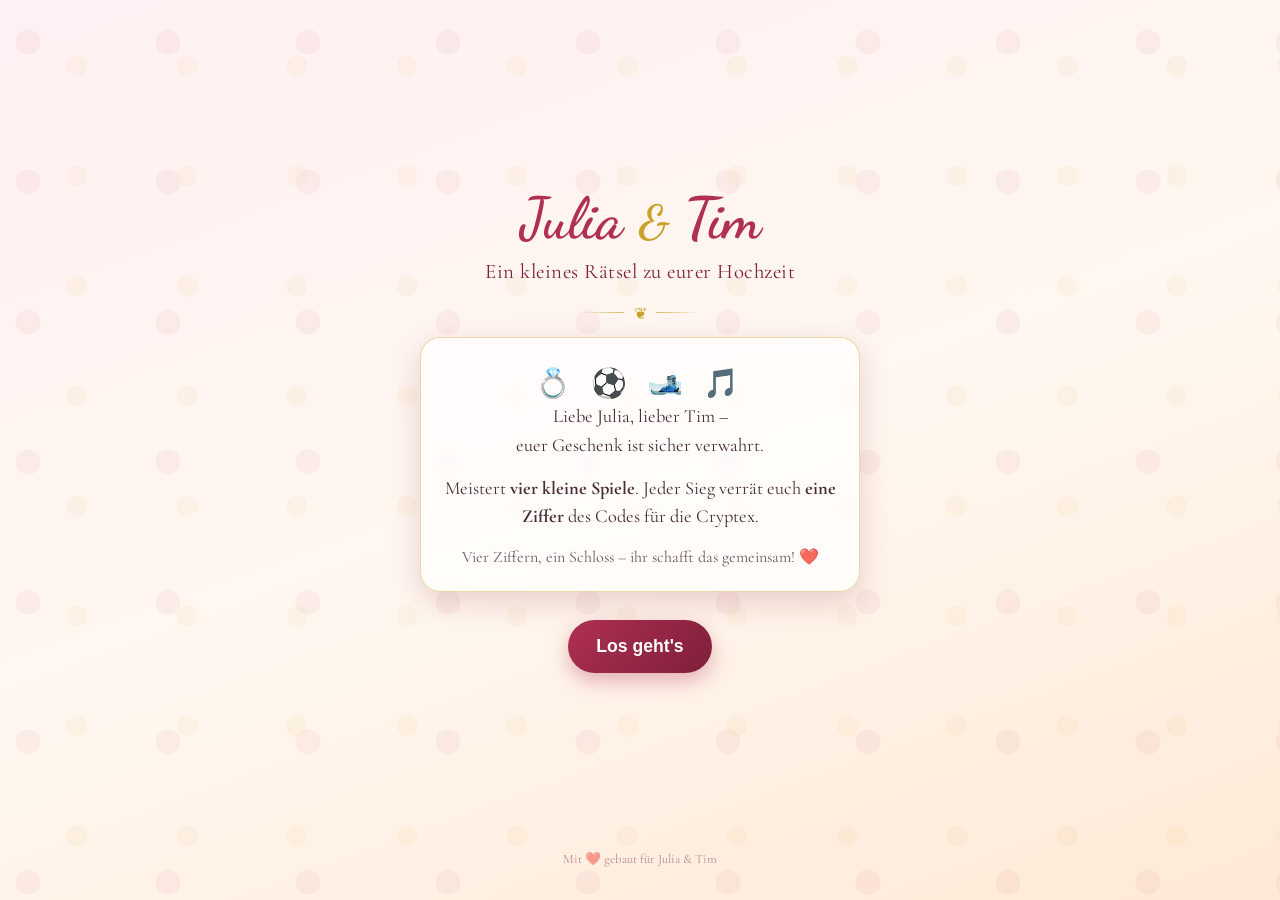
<file: index.html>
<!DOCTYPE html>
<html lang="de">
<head>
  <meta charset="UTF-8" />
  <meta name="viewport" content="width=device-width, initial-scale=1.0, maximum-scale=1.0, user-scalable=no, viewport-fit=cover" />
  <meta name="theme-color" content="#b03052" />
  <title>Julia &amp; Tim – Das Hochzeitsrätsel</title>
  <link rel="icon" href="data:image/svg+xml,<svg xmlns='http://www.w3.org/2000/svg' viewBox='0 0 100 100'><text y='.9em' font-size='90'>💍</text></svg>" />

  <link rel="preconnect" href="https://fonts.googleapis.com" />
  <link rel="preconnect" href="https://fonts.gstatic.com" crossorigin />
  <link href="https://fonts.googleapis.com/css2?family=Cormorant+Garamond:wght@500;600&family=Dancing+Script:wght@600;700&display=swap" rel="stylesheet" />

  <link rel="stylesheet" href="css/styles.css" />
</head>
<body>
  <div class="app">

    <!-- ====================== START ====================== -->
    <section id="screen-start" class="screen active">
      <h1 class="names">Julia <span class="amp">&amp;</span> Tim</h1>
      <p class="subtitle">Ein kleines Rätsel zu eurer Hochzeit</p>
      <div class="divider"></div>
      <div class="intro-card">
        <div class="emoji-row">💍 ⚽ 🎿 🎵</div>
        <p>Liebe Julia, lieber Tim –<br />euer Geschenk ist sicher verwahrt.</p>
        <p>Meistert <b>vier kleine Spiele</b>. Jeder Sieg verrät euch <b>eine Ziffer</b> des Codes für die Cryptex.</p>
        <p style="font-size:1rem; opacity:0.8;">Vier Ziffern, ein Schloss – ihr schafft das gemeinsam! ❤️</p>
      </div>
      <button class="btn" id="btn-start">Los geht's</button>
    </section>

    <!-- ====================== HUB / ÜBERSICHT ====================== -->
    <section id="screen-hub" class="screen">
      <h1 class="names" style="font-size: clamp(2rem, 9vw, 2.6rem); margin-top:0;">Eure Spiele</h1>
      <p class="subtitle" style="margin-bottom:6px;">Tippt ein Spiel an – jeder Sieg = eine Ziffer</p>
      <div class="code-strip" id="code-strip"><!-- Mini-Code-Anzeige --></div>
      <p class="sound-hint">🔊 Ton am Handy einschalten</p>
      <div class="hub-grid" id="hub-grid"><!-- Spiel-Kacheln --></div>
      <button class="btn gold reveal-btn" id="btn-reveal" hidden>🔓 Code enthüllen</button>
      <p class="reset-link" id="reset-link">Fortschritt zurücksetzen</p>
    </section>

    <!-- ====================== EINZEL-SPIEL ====================== -->
    <section id="screen-game" class="screen">
      <div class="game-bar">
        <button class="back-btn" id="btn-back">‹ Übersicht</button>
        <span class="game-title" id="game-title"></span>
        <span class="game-bar-spacer"></span>
      </div>
      <div id="game-root" class="game-root"><!-- Spiel wird hier eingehängt --></div>
    </section>

    <!-- ====================== FINALE / CODE ====================== -->
    <section id="screen-final" class="screen">
      <div class="emoji-row" style="font-size:2.2rem;">🎉 💍 🎉</div>
      <h1 class="win-title">Geschafft!</h1>
      <p class="win-text">Ihr habt alle vier Spiele gemeistert –<br />Glückwunsch, ihr Zwei!</p>
      <p class="code-label">Euer Code für die Cryptex</p>
      <div class="code-boxes" id="code-boxes"></div>
      <p class="cryptex-hint">
        <span class="lock">🔒</span> Stellt diese vier Ziffern an der Cryptex ein,<br />um euer Geschenk zu befreien.
      </p>
      <button class="btn" id="btn-final-back">Zurück zu den Spielen</button>
    </section>

    <p class="footer">Mit ❤️ gebaut für Julia &amp; Tim</p>
  </div>

  <!-- Overlay für Einzel-Sieg (eine Ziffer freigeschaltet) -->
  <div id="overlay" class="overlay" hidden>
    <div class="overlay-card">
      <div class="overlay-emoji" id="overlay-emoji">🎉</div>
      <h2 class="overlay-title" id="overlay-title">Gewonnen!</h2>
      <p class="overlay-sub" id="overlay-sub">Ihr habt eine Ziffer freigeschaltet:</p>
      <div class="overlay-digit" id="overlay-digit">?</div>
      <button class="btn" id="overlay-continue">Weiter</button>
    </div>
  </div>

  <canvas id="confetti"></canvas>

  <!-- Spiele registrieren sich in window.Games, danach orchestriert main.js -->
  <script src="js/games/penalty.js"></script>
  <script src="js/games/ski.js"></script>
  <script src="js/games/rhythm.js"></script>
  <script src="js/games/polter.js"></script>
  <script src="js/main.js"></script>
</body>
</html>
</file>
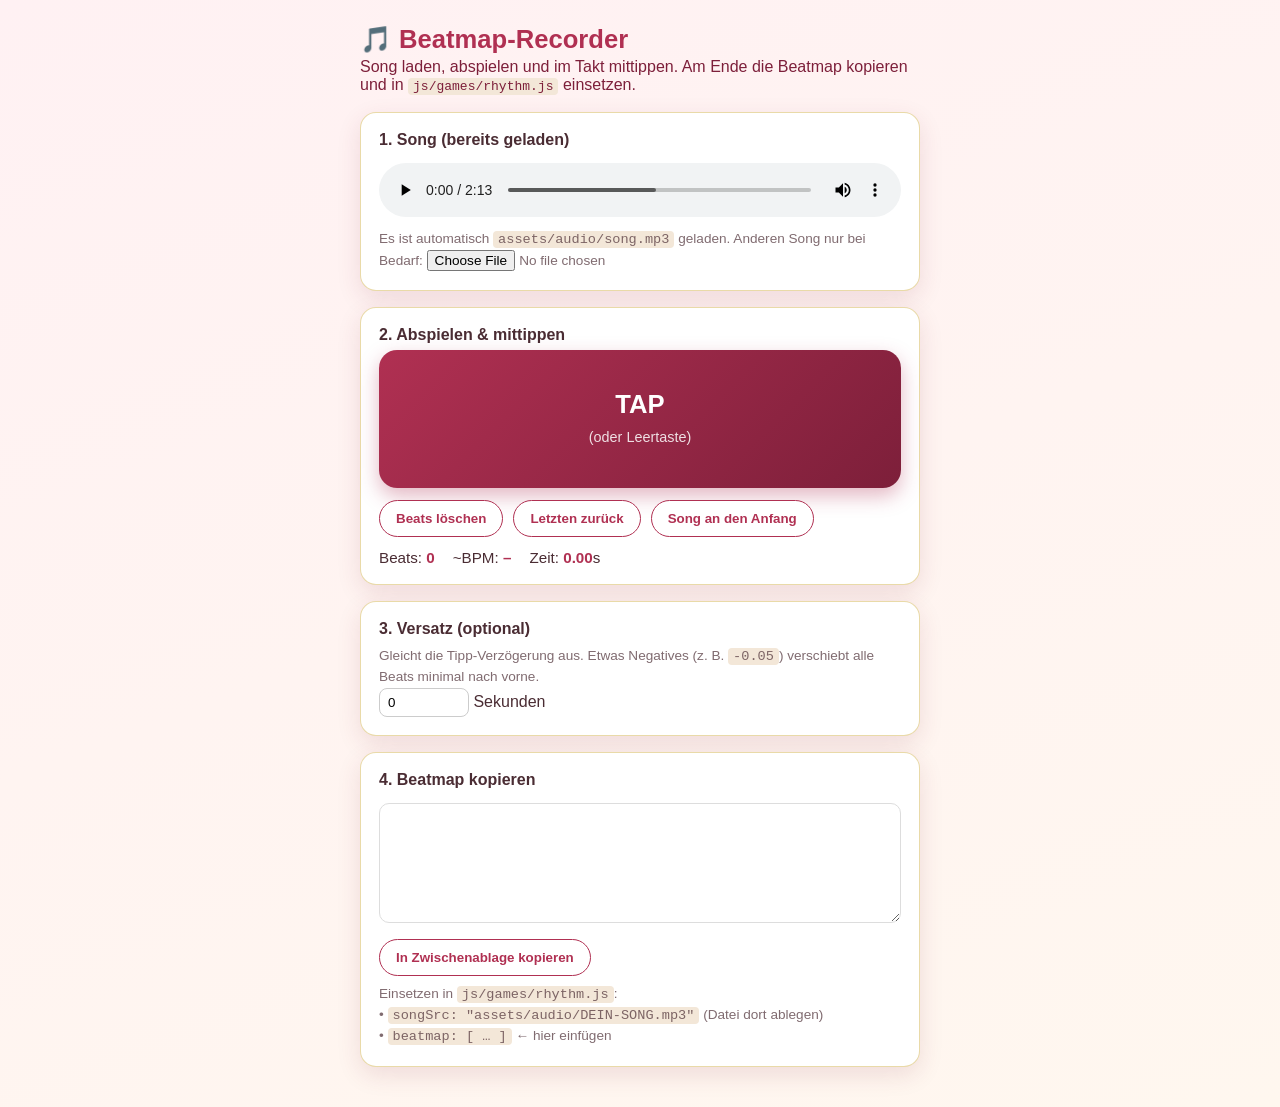
<file: tools/beatmap-recorder.html>
<!DOCTYPE html>
<html lang="de">
<head>
  <meta charset="UTF-8" />
  <meta name="viewport" content="width=device-width, initial-scale=1.0" />
  <title>Beatmap-Recorder · Sterntreffer</title>
  <style>
    :root { --rose:#b03052; --rose-dark:#7d1f3a; --gold:#c9a227; --ink:#4a2c33; }
    * { box-sizing: border-box; }
    body {
      font-family: -apple-system, BlinkMacSystemFont, "Segoe UI", Roboto, sans-serif;
      color: var(--ink); background: linear-gradient(160deg,#fff1f3,#fff7ef);
      margin: 0; padding: 24px; min-height: 100vh;
    }
    .wrap { max-width: 560px; margin: 0 auto; }
    h1 { color: var(--rose); font-size: 1.6rem; margin: 0 0 4px; }
    p.lead { color: var(--rose-dark); margin: 0 0 18px; }
    .card { background: #fff; border: 1px solid rgba(201,162,39,0.4); border-radius: 16px; padding: 18px; margin-bottom: 16px; box-shadow: 0 8px 24px rgba(125,31,58,0.12); }
    label { font-weight: 600; display: block; margin-bottom: 6px; }
    audio { width: 100%; margin-top: 8px; }
    .tap-btn {
      width: 100%; padding: 40px 0; font-size: 1.6rem; font-weight: 800; color: #fff; cursor: pointer;
      background: linear-gradient(135deg, var(--rose), var(--rose-dark)); border: none; border-radius: 18px;
      box-shadow: 0 8px 20px rgba(176,48,82,0.35); user-select: none; touch-action: manipulation;
    }
    .tap-btn:active { transform: scale(0.98); }
    .tap-btn.hot { background: linear-gradient(135deg, #27c93f, #1f9e33); }
    .row { display: flex; gap: 10px; flex-wrap: wrap; margin-top: 12px; }
    button.sec { padding: 10px 16px; border-radius: 999px; border: 1px solid var(--rose); background: #fff; color: var(--rose); font-weight: 600; cursor: pointer; }
    button.sec:active { background: #fbe9ee; }
    .stat { display: flex; gap: 18px; margin-top: 12px; font-size: 0.95rem; }
    .stat b { color: var(--rose); }
    textarea { width: 100%; height: 120px; margin-top: 8px; font-family: "Courier New", monospace; font-size: 0.85rem; border-radius: 10px; border: 1px solid #ddd; padding: 10px; }
    .hint { font-size: 0.85rem; color: rgba(74,44,51,0.7); margin-top: 8px; line-height: 1.5; }
    .offset { width: 90px; padding: 6px 8px; border-radius: 8px; border: 1px solid #ccc; }
    code { background: #f3e7d8; padding: 1px 5px; border-radius: 4px; }
  </style>
</head>
<body>
  <div class="wrap">
    <h1>🎵 Beatmap-Recorder</h1>
    <p class="lead">Song laden, abspielen und im Takt mittippen. Am Ende die Beatmap kopieren und in <code>js/games/rhythm.js</code> einsetzen.</p>

    <div class="card">
      <label>1. Song (bereits geladen)</label>
      <audio id="audio" controls></audio>
      <div class="hint">Es ist automatisch <code>assets/audio/song.mp3</code> geladen.
        Anderen Song nur bei Bedarf: <input type="file" id="file" accept="audio/*" style="font-size:0.85rem" /></div>
    </div>

    <div class="card">
      <label>2. Abspielen &amp; mittippen</label>
      <button class="tap-btn" id="tap">TAP<br><span style="font-size:0.9rem;font-weight:500;opacity:0.85">(oder Leertaste)</span></button>
      <div class="row">
        <button class="sec" id="clear">Beats löschen</button>
        <button class="sec" id="undo">Letzten zurück</button>
        <button class="sec" id="restart">Song an den Anfang</button>
      </div>
      <div class="stat">
        <span>Beats: <b id="count">0</b></span>
        <span>~BPM: <b id="bpm">–</b></span>
        <span>Zeit: <b id="time">0.00</b>s</span>
      </div>
    </div>

    <div class="card">
      <label>3. Versatz (optional)</label>
      <div class="hint">Gleicht die Tipp-Verzögerung aus. Etwas Negatives (z.&nbsp;B. <code>-0.05</code>) verschiebt alle Beats minimal nach vorne.</div>
      <input class="offset" type="number" id="offset" value="0" step="0.01" /> Sekunden
    </div>

    <div class="card">
      <label>4. Beatmap kopieren</label>
      <textarea id="out" readonly></textarea>
      <div class="row">
        <button class="sec" id="copy">In Zwischenablage kopieren</button>
      </div>
      <div class="hint">
        Einsetzen in <code>js/games/rhythm.js</code>:<br>
        • <code>songSrc: "assets/audio/DEIN-SONG.mp3"</code> (Datei dort ablegen)<br>
        • <code>beatmap: [ … ]</code> ← hier einfügen
      </div>
    </div>
  </div>

  <script>
    const SONG_SRC = "../assets/audio/song.mp3"; // einziger Song – vorab geladen
    const fileEl = document.getElementById("file");
    const audio = document.getElementById("audio");
    audio.src = SONG_SRC;
    const tapBtn = document.getElementById("tap");
    const countEl = document.getElementById("count");
    const bpmEl = document.getElementById("bpm");
    const timeEl = document.getElementById("time");
    const outEl = document.getElementById("out");
    const offsetEl = document.getElementById("offset");

    let beats = [];

    fileEl.addEventListener("change", () => {
      const f = fileEl.files[0];
      if (f) { audio.src = URL.createObjectURL(f); beats = []; render(); }
    });

    function tap() {
      if (audio.paused || !audio.src) return; // nur während der Song läuft
      beats.push(+audio.currentTime.toFixed(3));
      tapBtn.classList.add("hot");
      setTimeout(() => tapBtn.classList.remove("hot"), 90);
      render();
    }
    tapBtn.addEventListener("pointerdown", (e) => { e.preventDefault(); tap(); });
    document.addEventListener("keydown", (e) => {
      if (e.code === "Space") { e.preventDefault(); tap(); }
    });

    document.getElementById("clear").addEventListener("click", () => { beats = []; render(); });
    document.getElementById("undo").addEventListener("click", () => { beats.pop(); render(); });
    document.getElementById("restart").addEventListener("click", () => { audio.currentTime = 0; });
    offsetEl.addEventListener("input", render);

    document.getElementById("copy").addEventListener("click", async () => {
      try { await navigator.clipboard.writeText(outEl.value); flash("Kopiert!"); }
      catch (e) { outEl.select(); document.execCommand("copy"); flash("Kopiert!"); }
    });
    function flash(msg) { const b = document.getElementById("copy"); const o = b.textContent; b.textContent = msg; setTimeout(() => b.textContent = o, 1200); }

    function render() {
      const off = parseFloat(offsetEl.value) || 0;
      const list = beats.map(b => +(b + off).toFixed(3)).sort((a, z) => a - z);
      countEl.textContent = list.length;
      timeEl.textContent = (audio.currentTime || 0).toFixed(2);
      // grobe BPM aus mittlerem Abstand
      if (list.length >= 2) {
        const span = list[list.length - 1] - list[0];
        const avg = span / (list.length - 1);
        bpmEl.textContent = avg > 0 ? Math.round(60 / avg) : "–";
      } else bpmEl.textContent = "–";
      // Ausgabe als JS-Array (in Zeilen zu je 8)
      let s = "beatmap: [\n";
      for (let i = 0; i < list.length; i += 8) s += "  " + list.slice(i, i + 8).join(", ") + ",\n";
      s += "],";
      outEl.value = list.length ? s : "";
    }

    setInterval(() => { timeEl.textContent = (audio.currentTime || 0).toFixed(2); }, 100);
    render();
  </script>
</body>
</html>
</file>
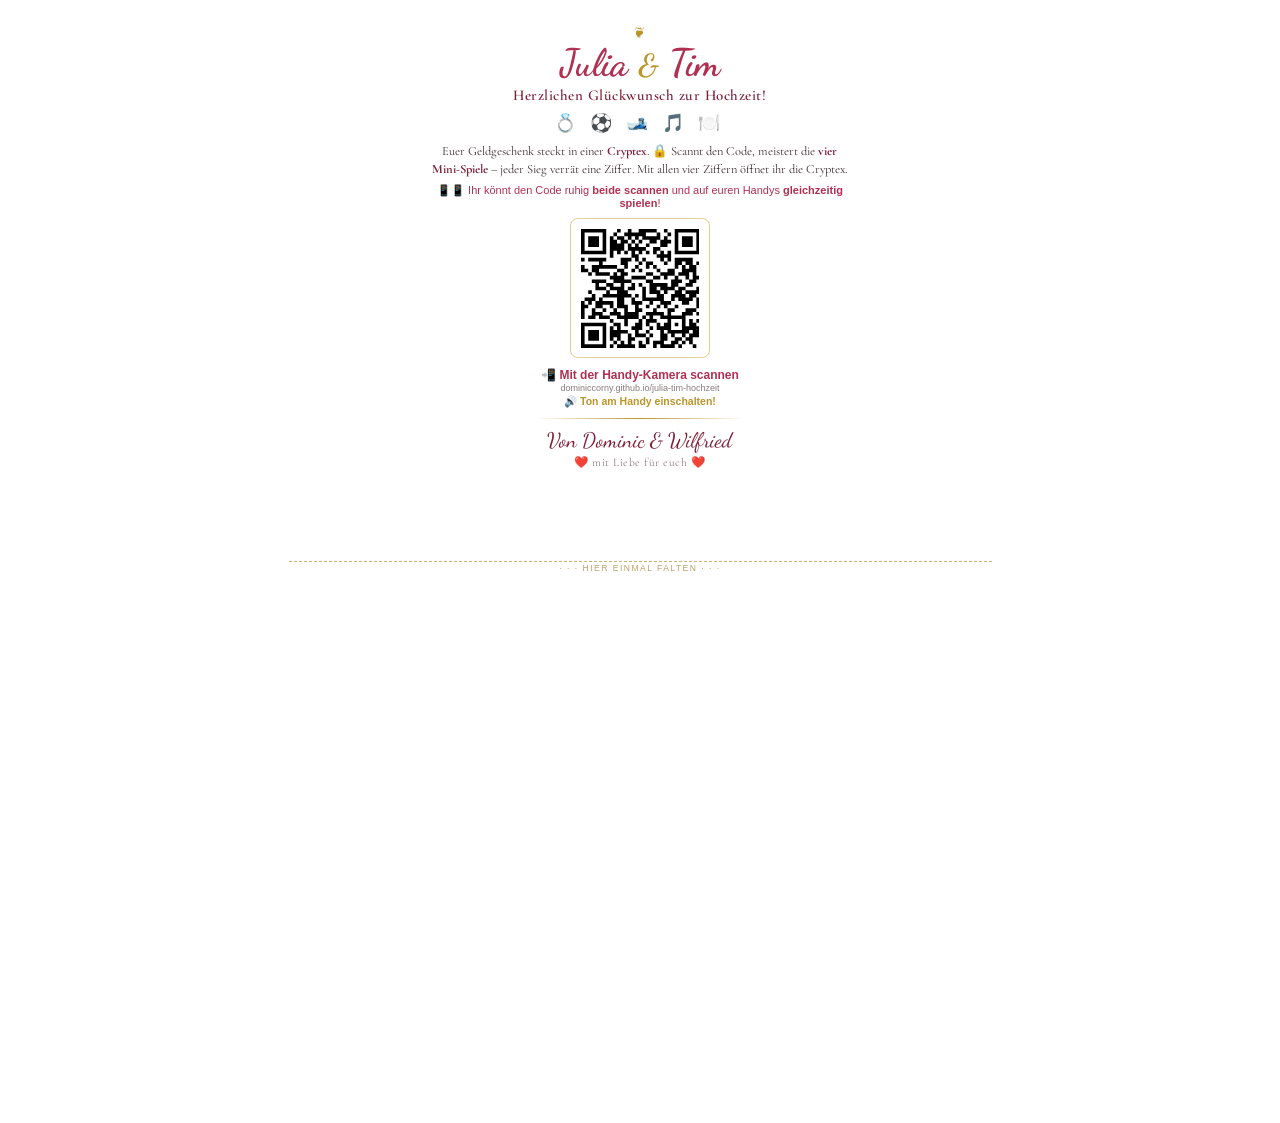
<file: tools/qr-karte.html>
<!DOCTYPE html>
<html lang="de">
<head>
  <meta charset="UTF-8" />
  <meta name="viewport" content="width=device-width, initial-scale=1.0" />
  <title>Hochzeitskarte · Julia & Tim</title>
  <link rel="preconnect" href="https://fonts.googleapis.com" />
  <link rel="preconnect" href="https://fonts.gstatic.com" crossorigin />
  <link href="https://fonts.googleapis.com/css2?family=Cormorant+Garamond:wght@500;600;700&family=Dancing+Script:wght@600;700&display=swap" rel="stylesheet" />
  <style>
    :root{
      --rose:#b03052; --rose-dark:#7d1f3a; --gold:#b9952a; --ink:#3a2c30;
      --font-script:"Dancing Script","Brush Script MT",cursive;
      --font-serif:"Cormorant Garamond",Georgia,serif;
      --font-ui:-apple-system,BlinkMacSystemFont,"Segoe UI",Roboto,sans-serif;
    }
    @page{ size:A4 portrait; margin:0; }
    *{ box-sizing:border-box; }
    html,body{ margin:0; padding:0; background:#fff; }
    body{ font-family:var(--font-serif); color:var(--ink); -webkit-print-color-adjust:exact; print-color-adjust:exact; }
    .sheet{ width:210mm; height:297mm; position:relative; background:#fff; margin:0 auto; }
    /* obere Hälfte = sichtbare Vorderseite nach dem Falten */
    .half{ position:absolute; top:0; left:0; width:210mm; height:148.5mm; display:flex; align-items:flex-start; justify-content:center; padding:6mm 10mm 0; }
    .foldline{ position:absolute; top:148.5mm; left:12mm; right:12mm; border-top:1.1px dashed #c9b277; }
    .foldtxt{ position:absolute; top:147mm; left:0; right:0; text-align:center; }
    .foldtxt span{ background:#fff; padding:0 6px; font-family:var(--font-ui); font-size:8.5px; letter-spacing:1.5px; color:#b9a067; }

    .card{ width:165mm; text-align:center; }
    .deco{ color:var(--gold); font-size:15px; margin-bottom:1mm; }
    .names{ font-family:var(--font-script); color:var(--rose); font-size:38px; line-height:1; margin:0 0 1mm; }
    .names .amp{ color:var(--gold); font-size:.8em; }
    .sub{ font-family:var(--font-serif); font-weight:600; color:var(--rose-dark); font-size:15px; letter-spacing:.5px; margin:0 0 2mm; }
    .emojis{ font-size:18px; letter-spacing:5px; margin:0 0 2.5mm; }
    .msg{ font-size:12.5px; line-height:1.4; margin:0 auto 1.5mm; max-width:118mm; }
    .msg b{ color:var(--rose-dark); }
    .tip{ font-family:var(--font-ui); font-size:11px; color:var(--rose); margin:0 auto 2.5mm; max-width:118mm; }
    .qr{ width:37mm; height:37mm; margin:0 auto; background:#fff; border:1.5px solid #e2cf93; border-radius:8px; padding:2.5mm; }
    .qr svg{ display:block; width:100%; height:100%; }
    .scan{ font-family:var(--font-ui); font-weight:600; font-size:12px; color:var(--rose); margin:2.5mm 0 .5mm; }
    .url{ font-family:var(--font-ui); font-size:9px; color:#8a7a7e; margin:0 0 .5mm; }
    .ton{ font-family:var(--font-ui); font-weight:700; font-size:10.5px; color:var(--gold); margin:.5mm 0 2.5mm; }
    .divider{ width:55mm; height:1px; margin:0 auto 2.5mm; background:linear-gradient(90deg,transparent,var(--gold),transparent); }
    .from{ font-family:var(--font-script); color:var(--rose-dark); font-size:21px; }
    .from small{ display:block; font-family:var(--font-serif); font-size:11.5px; color:#8a7a7e; letter-spacing:.5px; margin-top:.5mm; }
  </style>
</head>
<body>
  <div class="sheet">
    <div class="half">
      <div class="card">
        <div class="deco">❦</div>
        <h1 class="names">Julia <span class="amp">&amp;</span> Tim</h1>
        <p class="sub">Herzlichen Glückwunsch zur Hochzeit!</p>
        <div class="emojis">💍 ⚽ 🎿 🎵 🍽️</div>
        <p class="msg">Euer Geldgeschenk steckt in einer <b>Cryptex</b>. 🔒
          Scannt den Code, meistert die <b>vier Mini‑Spiele</b> – jeder Sieg verrät eine Ziffer.
          Mit allen vier Ziffern öffnet ihr die Cryptex.</p>
        <p class="tip">📱📱 Ihr könnt den Code ruhig <b>beide scannen</b> und auf euren Handys <b>gleichzeitig spielen</b>!</p>
        <div class="qr"><svg xmlns="http://www.w3.org/2000/svg" version="1.1" viewBox="0 0 792 792" width="100%" height="100%" preserveAspectRatio="xMidYMid meet">
	<!-- Created with https://api.qrserver.com (QR Code API, see goQR.me/api for information) -->
	<title>QR Code</title>
	<desc>https://dominiccorny.github.io/julia-tim-hochzeit/</desc>
	<rect style="fill:rgb(255, 255, 255);fill-opacity:1" x="0" y="0" width="792" height="792" />
	<g id="elements">
		<path style="fill:rgb(0, 0, 0)" d="M 0,0 l 24,0 0,24 -24,0 z M 24,0 l 24,0 0,24 -24,0 z M 48,0 l 24,0 0,24 -24,0 z M 72,0 l 24,0 0,24 -24,0 z M 96,0 l 24,0 0,24 -24,0 z M 120,0 l 24,0 0,24 -24,0 z M 144,0 l 24,0 0,24 -24,0 z M 240,0 l 24,0 0,24 -24,0 z M 312,0 l 24,0 0,24 -24,0 z M 384,0 l 24,0 0,24 -24,0 z M 408,0 l 24,0 0,24 -24,0 z M 432,0 l 24,0 0,24 -24,0 z M 456,0 l 24,0 0,24 -24,0 z M 480,0 l 24,0 0,24 -24,0 z M 552,0 l 24,0 0,24 -24,0 z M 624,0 l 24,0 0,24 -24,0 z M 648,0 l 24,0 0,24 -24,0 z M 672,0 l 24,0 0,24 -24,0 z M 696,0 l 24,0 0,24 -24,0 z M 720,0 l 24,0 0,24 -24,0 z M 744,0 l 24,0 0,24 -24,0 z M 768,0 l 24,0 0,24 -24,0 z M 0,24 l 24,0 0,24 -24,0 z M 144,24 l 24,0 0,24 -24,0 z M 216,24 l 24,0 0,24 -24,0 z M 288,24 l 24,0 0,24 -24,0 z M 312,24 l 24,0 0,24 -24,0 z M 336,24 l 24,0 0,24 -24,0 z M 360,24 l 24,0 0,24 -24,0 z M 384,24 l 24,0 0,24 -24,0 z M 408,24 l 24,0 0,24 -24,0 z M 504,24 l 24,0 0,24 -24,0 z M 576,24 l 24,0 0,24 -24,0 z M 624,24 l 24,0 0,24 -24,0 z M 768,24 l 24,0 0,24 -24,0 z M 0,48 l 24,0 0,24 -24,0 z M 48,48 l 24,0 0,24 -24,0 z M 72,48 l 24,0 0,24 -24,0 z M 96,48 l 24,0 0,24 -24,0 z M 144,48 l 24,0 0,24 -24,0 z M 192,48 l 24,0 0,24 -24,0 z M 240,48 l 24,0 0,24 -24,0 z M 264,48 l 24,0 0,24 -24,0 z M 312,48 l 24,0 0,24 -24,0 z M 360,48 l 24,0 0,24 -24,0 z M 408,48 l 24,0 0,24 -24,0 z M 432,48 l 24,0 0,24 -24,0 z M 456,48 l 24,0 0,24 -24,0 z M 480,48 l 24,0 0,24 -24,0 z M 504,48 l 24,0 0,24 -24,0 z M 552,48 l 24,0 0,24 -24,0 z M 624,48 l 24,0 0,24 -24,0 z M 672,48 l 24,0 0,24 -24,0 z M 696,48 l 24,0 0,24 -24,0 z M 720,48 l 24,0 0,24 -24,0 z M 768,48 l 24,0 0,24 -24,0 z M 0,72 l 24,0 0,24 -24,0 z M 48,72 l 24,0 0,24 -24,0 z M 72,72 l 24,0 0,24 -24,0 z M 96,72 l 24,0 0,24 -24,0 z M 144,72 l 24,0 0,24 -24,0 z M 192,72 l 24,0 0,24 -24,0 z M 216,72 l 24,0 0,24 -24,0 z M 264,72 l 24,0 0,24 -24,0 z M 288,72 l 24,0 0,24 -24,0 z M 336,72 l 24,0 0,24 -24,0 z M 384,72 l 24,0 0,24 -24,0 z M 456,72 l 24,0 0,24 -24,0 z M 480,72 l 24,0 0,24 -24,0 z M 528,72 l 24,0 0,24 -24,0 z M 552,72 l 24,0 0,24 -24,0 z M 576,72 l 24,0 0,24 -24,0 z M 624,72 l 24,0 0,24 -24,0 z M 672,72 l 24,0 0,24 -24,0 z M 696,72 l 24,0 0,24 -24,0 z M 720,72 l 24,0 0,24 -24,0 z M 768,72 l 24,0 0,24 -24,0 z M 0,96 l 24,0 0,24 -24,0 z M 48,96 l 24,0 0,24 -24,0 z M 72,96 l 24,0 0,24 -24,0 z M 96,96 l 24,0 0,24 -24,0 z M 144,96 l 24,0 0,24 -24,0 z M 192,96 l 24,0 0,24 -24,0 z M 216,96 l 24,0 0,24 -24,0 z M 240,96 l 24,0 0,24 -24,0 z M 264,96 l 24,0 0,24 -24,0 z M 312,96 l 24,0 0,24 -24,0 z M 360,96 l 24,0 0,24 -24,0 z M 432,96 l 24,0 0,24 -24,0 z M 528,96 l 24,0 0,24 -24,0 z M 552,96 l 24,0 0,24 -24,0 z M 624,96 l 24,0 0,24 -24,0 z M 672,96 l 24,0 0,24 -24,0 z M 696,96 l 24,0 0,24 -24,0 z M 720,96 l 24,0 0,24 -24,0 z M 768,96 l 24,0 0,24 -24,0 z M 0,120 l 24,0 0,24 -24,0 z M 144,120 l 24,0 0,24 -24,0 z M 192,120 l 24,0 0,24 -24,0 z M 216,120 l 24,0 0,24 -24,0 z M 240,120 l 24,0 0,24 -24,0 z M 264,120 l 24,0 0,24 -24,0 z M 312,120 l 24,0 0,24 -24,0 z M 336,120 l 24,0 0,24 -24,0 z M 360,120 l 24,0 0,24 -24,0 z M 384,120 l 24,0 0,24 -24,0 z M 408,120 l 24,0 0,24 -24,0 z M 480,120 l 24,0 0,24 -24,0 z M 504,120 l 24,0 0,24 -24,0 z M 624,120 l 24,0 0,24 -24,0 z M 768,120 l 24,0 0,24 -24,0 z M 0,144 l 24,0 0,24 -24,0 z M 24,144 l 24,0 0,24 -24,0 z M 48,144 l 24,0 0,24 -24,0 z M 72,144 l 24,0 0,24 -24,0 z M 96,144 l 24,0 0,24 -24,0 z M 120,144 l 24,0 0,24 -24,0 z M 144,144 l 24,0 0,24 -24,0 z M 192,144 l 24,0 0,24 -24,0 z M 240,144 l 24,0 0,24 -24,0 z M 288,144 l 24,0 0,24 -24,0 z M 336,144 l 24,0 0,24 -24,0 z M 384,144 l 24,0 0,24 -24,0 z M 432,144 l 24,0 0,24 -24,0 z M 480,144 l 24,0 0,24 -24,0 z M 528,144 l 24,0 0,24 -24,0 z M 576,144 l 24,0 0,24 -24,0 z M 624,144 l 24,0 0,24 -24,0 z M 648,144 l 24,0 0,24 -24,0 z M 672,144 l 24,0 0,24 -24,0 z M 696,144 l 24,0 0,24 -24,0 z M 720,144 l 24,0 0,24 -24,0 z M 744,144 l 24,0 0,24 -24,0 z M 768,144 l 24,0 0,24 -24,0 z M 192,168 l 24,0 0,24 -24,0 z M 336,168 l 24,0 0,24 -24,0 z M 360,168 l 24,0 0,24 -24,0 z M 504,168 l 24,0 0,24 -24,0 z M 528,168 l 24,0 0,24 -24,0 z M 552,168 l 24,0 0,24 -24,0 z M 576,168 l 24,0 0,24 -24,0 z M 0,192 l 24,0 0,24 -24,0 z M 48,192 l 24,0 0,24 -24,0 z M 72,192 l 24,0 0,24 -24,0 z M 96,192 l 24,0 0,24 -24,0 z M 120,192 l 24,0 0,24 -24,0 z M 144,192 l 24,0 0,24 -24,0 z M 264,192 l 24,0 0,24 -24,0 z M 288,192 l 24,0 0,24 -24,0 z M 312,192 l 24,0 0,24 -24,0 z M 360,192 l 24,0 0,24 -24,0 z M 408,192 l 24,0 0,24 -24,0 z M 528,192 l 24,0 0,24 -24,0 z M 576,192 l 24,0 0,24 -24,0 z M 624,192 l 24,0 0,24 -24,0 z M 648,192 l 24,0 0,24 -24,0 z M 672,192 l 24,0 0,24 -24,0 z M 696,192 l 24,0 0,24 -24,0 z M 720,192 l 24,0 0,24 -24,0 z M 120,216 l 24,0 0,24 -24,0 z M 264,216 l 24,0 0,24 -24,0 z M 288,216 l 24,0 0,24 -24,0 z M 384,216 l 24,0 0,24 -24,0 z M 432,216 l 24,0 0,24 -24,0 z M 456,216 l 24,0 0,24 -24,0 z M 552,216 l 24,0 0,24 -24,0 z M 624,216 l 24,0 0,24 -24,0 z M 648,216 l 24,0 0,24 -24,0 z M 696,216 l 24,0 0,24 -24,0 z M 720,216 l 24,0 0,24 -24,0 z M 768,216 l 24,0 0,24 -24,0 z M 0,240 l 24,0 0,24 -24,0 z M 72,240 l 24,0 0,24 -24,0 z M 96,240 l 24,0 0,24 -24,0 z M 120,240 l 24,0 0,24 -24,0 z M 144,240 l 24,0 0,24 -24,0 z M 168,240 l 24,0 0,24 -24,0 z M 192,240 l 24,0 0,24 -24,0 z M 216,240 l 24,0 0,24 -24,0 z M 288,240 l 24,0 0,24 -24,0 z M 360,240 l 24,0 0,24 -24,0 z M 432,240 l 24,0 0,24 -24,0 z M 480,240 l 24,0 0,24 -24,0 z M 624,240 l 24,0 0,24 -24,0 z M 672,240 l 24,0 0,24 -24,0 z M 720,240 l 24,0 0,24 -24,0 z M 744,240 l 24,0 0,24 -24,0 z M 0,264 l 24,0 0,24 -24,0 z M 24,264 l 24,0 0,24 -24,0 z M 72,264 l 24,0 0,24 -24,0 z M 96,264 l 24,0 0,24 -24,0 z M 240,264 l 24,0 0,24 -24,0 z M 264,264 l 24,0 0,24 -24,0 z M 336,264 l 24,0 0,24 -24,0 z M 384,264 l 24,0 0,24 -24,0 z M 504,264 l 24,0 0,24 -24,0 z M 576,264 l 24,0 0,24 -24,0 z M 600,264 l 24,0 0,24 -24,0 z M 672,264 l 24,0 0,24 -24,0 z M 696,264 l 24,0 0,24 -24,0 z M 720,264 l 24,0 0,24 -24,0 z M 744,264 l 24,0 0,24 -24,0 z M 48,288 l 24,0 0,24 -24,0 z M 96,288 l 24,0 0,24 -24,0 z M 120,288 l 24,0 0,24 -24,0 z M 144,288 l 24,0 0,24 -24,0 z M 168,288 l 24,0 0,24 -24,0 z M 216,288 l 24,0 0,24 -24,0 z M 264,288 l 24,0 0,24 -24,0 z M 288,288 l 24,0 0,24 -24,0 z M 432,288 l 24,0 0,24 -24,0 z M 456,288 l 24,0 0,24 -24,0 z M 528,288 l 24,0 0,24 -24,0 z M 552,288 l 24,0 0,24 -24,0 z M 576,288 l 24,0 0,24 -24,0 z M 600,288 l 24,0 0,24 -24,0 z M 648,288 l 24,0 0,24 -24,0 z M 672,288 l 24,0 0,24 -24,0 z M 696,288 l 24,0 0,24 -24,0 z M 744,288 l 24,0 0,24 -24,0 z M 192,312 l 24,0 0,24 -24,0 z M 216,312 l 24,0 0,24 -24,0 z M 240,312 l 24,0 0,24 -24,0 z M 264,312 l 24,0 0,24 -24,0 z M 336,312 l 24,0 0,24 -24,0 z M 360,312 l 24,0 0,24 -24,0 z M 384,312 l 24,0 0,24 -24,0 z M 408,312 l 24,0 0,24 -24,0 z M 480,312 l 24,0 0,24 -24,0 z M 504,312 l 24,0 0,24 -24,0 z M 552,312 l 24,0 0,24 -24,0 z M 624,312 l 24,0 0,24 -24,0 z M 696,312 l 24,0 0,24 -24,0 z M 744,312 l 24,0 0,24 -24,0 z M 768,312 l 24,0 0,24 -24,0 z M 72,336 l 24,0 0,24 -24,0 z M 96,336 l 24,0 0,24 -24,0 z M 120,336 l 24,0 0,24 -24,0 z M 144,336 l 24,0 0,24 -24,0 z M 216,336 l 24,0 0,24 -24,0 z M 240,336 l 24,0 0,24 -24,0 z M 264,336 l 24,0 0,24 -24,0 z M 288,336 l 24,0 0,24 -24,0 z M 312,336 l 24,0 0,24 -24,0 z M 432,336 l 24,0 0,24 -24,0 z M 456,336 l 24,0 0,24 -24,0 z M 600,336 l 24,0 0,24 -24,0 z M 624,336 l 24,0 0,24 -24,0 z M 648,336 l 24,0 0,24 -24,0 z M 720,336 l 24,0 0,24 -24,0 z M 744,336 l 24,0 0,24 -24,0 z M 96,360 l 24,0 0,24 -24,0 z M 168,360 l 24,0 0,24 -24,0 z M 192,360 l 24,0 0,24 -24,0 z M 264,360 l 24,0 0,24 -24,0 z M 336,360 l 24,0 0,24 -24,0 z M 384,360 l 24,0 0,24 -24,0 z M 456,360 l 24,0 0,24 -24,0 z M 480,360 l 24,0 0,24 -24,0 z M 504,360 l 24,0 0,24 -24,0 z M 528,360 l 24,0 0,24 -24,0 z M 552,360 l 24,0 0,24 -24,0 z M 600,360 l 24,0 0,24 -24,0 z M 624,360 l 24,0 0,24 -24,0 z M 696,360 l 24,0 0,24 -24,0 z M 720,360 l 24,0 0,24 -24,0 z M 96,384 l 24,0 0,24 -24,0 z M 120,384 l 24,0 0,24 -24,0 z M 144,384 l 24,0 0,24 -24,0 z M 192,384 l 24,0 0,24 -24,0 z M 216,384 l 24,0 0,24 -24,0 z M 240,384 l 24,0 0,24 -24,0 z M 264,384 l 24,0 0,24 -24,0 z M 312,384 l 24,0 0,24 -24,0 z M 336,384 l 24,0 0,24 -24,0 z M 408,384 l 24,0 0,24 -24,0 z M 456,384 l 24,0 0,24 -24,0 z M 480,384 l 24,0 0,24 -24,0 z M 528,384 l 24,0 0,24 -24,0 z M 552,384 l 24,0 0,24 -24,0 z M 576,384 l 24,0 0,24 -24,0 z M 600,384 l 24,0 0,24 -24,0 z M 648,384 l 24,0 0,24 -24,0 z M 672,384 l 24,0 0,24 -24,0 z M 768,384 l 24,0 0,24 -24,0 z M 48,408 l 24,0 0,24 -24,0 z M 168,408 l 24,0 0,24 -24,0 z M 240,408 l 24,0 0,24 -24,0 z M 264,408 l 24,0 0,24 -24,0 z M 288,408 l 24,0 0,24 -24,0 z M 408,408 l 24,0 0,24 -24,0 z M 456,408 l 24,0 0,24 -24,0 z M 480,408 l 24,0 0,24 -24,0 z M 504,408 l 24,0 0,24 -24,0 z M 552,408 l 24,0 0,24 -24,0 z M 624,408 l 24,0 0,24 -24,0 z M 648,408 l 24,0 0,24 -24,0 z M 696,408 l 24,0 0,24 -24,0 z M 720,408 l 24,0 0,24 -24,0 z M 744,408 l 24,0 0,24 -24,0 z M 768,408 l 24,0 0,24 -24,0 z M 72,432 l 24,0 0,24 -24,0 z M 144,432 l 24,0 0,24 -24,0 z M 168,432 l 24,0 0,24 -24,0 z M 192,432 l 24,0 0,24 -24,0 z M 216,432 l 24,0 0,24 -24,0 z M 240,432 l 24,0 0,24 -24,0 z M 264,432 l 24,0 0,24 -24,0 z M 288,432 l 24,0 0,24 -24,0 z M 312,432 l 24,0 0,24 -24,0 z M 360,432 l 24,0 0,24 -24,0 z M 408,432 l 24,0 0,24 -24,0 z M 504,432 l 24,0 0,24 -24,0 z M 528,432 l 24,0 0,24 -24,0 z M 600,432 l 24,0 0,24 -24,0 z M 624,432 l 24,0 0,24 -24,0 z M 648,432 l 24,0 0,24 -24,0 z M 672,432 l 24,0 0,24 -24,0 z M 720,432 l 24,0 0,24 -24,0 z M 744,432 l 24,0 0,24 -24,0 z M 24,456 l 24,0 0,24 -24,0 z M 48,456 l 24,0 0,24 -24,0 z M 72,456 l 24,0 0,24 -24,0 z M 120,456 l 24,0 0,24 -24,0 z M 240,456 l 24,0 0,24 -24,0 z M 264,456 l 24,0 0,24 -24,0 z M 336,456 l 24,0 0,24 -24,0 z M 408,456 l 24,0 0,24 -24,0 z M 432,456 l 24,0 0,24 -24,0 z M 456,456 l 24,0 0,24 -24,0 z M 480,456 l 24,0 0,24 -24,0 z M 504,456 l 24,0 0,24 -24,0 z M 528,456 l 24,0 0,24 -24,0 z M 600,456 l 24,0 0,24 -24,0 z M 648,456 l 24,0 0,24 -24,0 z M 672,456 l 24,0 0,24 -24,0 z M 696,456 l 24,0 0,24 -24,0 z M 720,456 l 24,0 0,24 -24,0 z M 768,456 l 24,0 0,24 -24,0 z M 0,480 l 24,0 0,24 -24,0 z M 48,480 l 24,0 0,24 -24,0 z M 96,480 l 24,0 0,24 -24,0 z M 120,480 l 24,0 0,24 -24,0 z M 144,480 l 24,0 0,24 -24,0 z M 168,480 l 24,0 0,24 -24,0 z M 192,480 l 24,0 0,24 -24,0 z M 240,480 l 24,0 0,24 -24,0 z M 264,480 l 24,0 0,24 -24,0 z M 336,480 l 24,0 0,24 -24,0 z M 360,480 l 24,0 0,24 -24,0 z M 384,480 l 24,0 0,24 -24,0 z M 456,480 l 24,0 0,24 -24,0 z M 528,480 l 24,0 0,24 -24,0 z M 552,480 l 24,0 0,24 -24,0 z M 576,480 l 24,0 0,24 -24,0 z M 672,480 l 24,0 0,24 -24,0 z M 696,480 l 24,0 0,24 -24,0 z M 768,480 l 24,0 0,24 -24,0 z M 0,504 l 24,0 0,24 -24,0 z M 24,504 l 24,0 0,24 -24,0 z M 96,504 l 24,0 0,24 -24,0 z M 120,504 l 24,0 0,24 -24,0 z M 192,504 l 24,0 0,24 -24,0 z M 240,504 l 24,0 0,24 -24,0 z M 264,504 l 24,0 0,24 -24,0 z M 288,504 l 24,0 0,24 -24,0 z M 360,504 l 24,0 0,24 -24,0 z M 432,504 l 24,0 0,24 -24,0 z M 504,504 l 24,0 0,24 -24,0 z M 552,504 l 24,0 0,24 -24,0 z M 624,504 l 24,0 0,24 -24,0 z M 768,504 l 24,0 0,24 -24,0 z M 0,528 l 24,0 0,24 -24,0 z M 72,528 l 24,0 0,24 -24,0 z M 144,528 l 24,0 0,24 -24,0 z M 216,528 l 24,0 0,24 -24,0 z M 288,528 l 24,0 0,24 -24,0 z M 360,528 l 24,0 0,24 -24,0 z M 384,528 l 24,0 0,24 -24,0 z M 480,528 l 24,0 0,24 -24,0 z M 576,528 l 24,0 0,24 -24,0 z M 600,528 l 24,0 0,24 -24,0 z M 696,528 l 24,0 0,24 -24,0 z M 720,528 l 24,0 0,24 -24,0 z M 744,528 l 24,0 0,24 -24,0 z M 0,552 l 24,0 0,24 -24,0 z M 72,552 l 24,0 0,24 -24,0 z M 96,552 l 24,0 0,24 -24,0 z M 120,552 l 24,0 0,24 -24,0 z M 192,552 l 24,0 0,24 -24,0 z M 216,552 l 24,0 0,24 -24,0 z M 240,552 l 24,0 0,24 -24,0 z M 288,552 l 24,0 0,24 -24,0 z M 312,552 l 24,0 0,24 -24,0 z M 336,552 l 24,0 0,24 -24,0 z M 360,552 l 24,0 0,24 -24,0 z M 432,552 l 24,0 0,24 -24,0 z M 456,552 l 24,0 0,24 -24,0 z M 480,552 l 24,0 0,24 -24,0 z M 504,552 l 24,0 0,24 -24,0 z M 528,552 l 24,0 0,24 -24,0 z M 576,552 l 24,0 0,24 -24,0 z M 672,552 l 24,0 0,24 -24,0 z M 696,552 l 24,0 0,24 -24,0 z M 720,552 l 24,0 0,24 -24,0 z M 768,552 l 24,0 0,24 -24,0 z M 0,576 l 24,0 0,24 -24,0 z M 48,576 l 24,0 0,24 -24,0 z M 72,576 l 24,0 0,24 -24,0 z M 120,576 l 24,0 0,24 -24,0 z M 144,576 l 24,0 0,24 -24,0 z M 168,576 l 24,0 0,24 -24,0 z M 240,576 l 24,0 0,24 -24,0 z M 264,576 l 24,0 0,24 -24,0 z M 288,576 l 24,0 0,24 -24,0 z M 312,576 l 24,0 0,24 -24,0 z M 336,576 l 24,0 0,24 -24,0 z M 360,576 l 24,0 0,24 -24,0 z M 408,576 l 24,0 0,24 -24,0 z M 456,576 l 24,0 0,24 -24,0 z M 528,576 l 24,0 0,24 -24,0 z M 552,576 l 24,0 0,24 -24,0 z M 576,576 l 24,0 0,24 -24,0 z M 600,576 l 24,0 0,24 -24,0 z M 624,576 l 24,0 0,24 -24,0 z M 648,576 l 24,0 0,24 -24,0 z M 672,576 l 24,0 0,24 -24,0 z M 192,600 l 24,0 0,24 -24,0 z M 288,600 l 24,0 0,24 -24,0 z M 384,600 l 24,0 0,24 -24,0 z M 432,600 l 24,0 0,24 -24,0 z M 456,600 l 24,0 0,24 -24,0 z M 480,600 l 24,0 0,24 -24,0 z M 576,600 l 24,0 0,24 -24,0 z M 672,600 l 24,0 0,24 -24,0 z M 720,600 l 24,0 0,24 -24,0 z M 768,600 l 24,0 0,24 -24,0 z M 0,624 l 24,0 0,24 -24,0 z M 24,624 l 24,0 0,24 -24,0 z M 48,624 l 24,0 0,24 -24,0 z M 72,624 l 24,0 0,24 -24,0 z M 96,624 l 24,0 0,24 -24,0 z M 120,624 l 24,0 0,24 -24,0 z M 144,624 l 24,0 0,24 -24,0 z M 216,624 l 24,0 0,24 -24,0 z M 240,624 l 24,0 0,24 -24,0 z M 288,624 l 24,0 0,24 -24,0 z M 360,624 l 24,0 0,24 -24,0 z M 384,624 l 24,0 0,24 -24,0 z M 432,624 l 24,0 0,24 -24,0 z M 504,624 l 24,0 0,24 -24,0 z M 552,624 l 24,0 0,24 -24,0 z M 576,624 l 24,0 0,24 -24,0 z M 624,624 l 24,0 0,24 -24,0 z M 672,624 l 24,0 0,24 -24,0 z M 720,624 l 24,0 0,24 -24,0 z M 744,624 l 24,0 0,24 -24,0 z M 0,648 l 24,0 0,24 -24,0 z M 144,648 l 24,0 0,24 -24,0 z M 192,648 l 24,0 0,24 -24,0 z M 240,648 l 24,0 0,24 -24,0 z M 336,648 l 24,0 0,24 -24,0 z M 360,648 l 24,0 0,24 -24,0 z M 384,648 l 24,0 0,24 -24,0 z M 456,648 l 24,0 0,24 -24,0 z M 504,648 l 24,0 0,24 -24,0 z M 528,648 l 24,0 0,24 -24,0 z M 552,648 l 24,0 0,24 -24,0 z M 576,648 l 24,0 0,24 -24,0 z M 672,648 l 24,0 0,24 -24,0 z M 696,648 l 24,0 0,24 -24,0 z M 720,648 l 24,0 0,24 -24,0 z M 744,648 l 24,0 0,24 -24,0 z M 768,648 l 24,0 0,24 -24,0 z M 0,672 l 24,0 0,24 -24,0 z M 48,672 l 24,0 0,24 -24,0 z M 72,672 l 24,0 0,24 -24,0 z M 96,672 l 24,0 0,24 -24,0 z M 144,672 l 24,0 0,24 -24,0 z M 192,672 l 24,0 0,24 -24,0 z M 216,672 l 24,0 0,24 -24,0 z M 240,672 l 24,0 0,24 -24,0 z M 264,672 l 24,0 0,24 -24,0 z M 288,672 l 24,0 0,24 -24,0 z M 360,672 l 24,0 0,24 -24,0 z M 432,672 l 24,0 0,24 -24,0 z M 528,672 l 24,0 0,24 -24,0 z M 576,672 l 24,0 0,24 -24,0 z M 600,672 l 24,0 0,24 -24,0 z M 624,672 l 24,0 0,24 -24,0 z M 648,672 l 24,0 0,24 -24,0 z M 672,672 l 24,0 0,24 -24,0 z M 696,672 l 24,0 0,24 -24,0 z M 744,672 l 24,0 0,24 -24,0 z M 768,672 l 24,0 0,24 -24,0 z M 0,696 l 24,0 0,24 -24,0 z M 48,696 l 24,0 0,24 -24,0 z M 72,696 l 24,0 0,24 -24,0 z M 96,696 l 24,0 0,24 -24,0 z M 144,696 l 24,0 0,24 -24,0 z M 192,696 l 24,0 0,24 -24,0 z M 216,696 l 24,0 0,24 -24,0 z M 240,696 l 24,0 0,24 -24,0 z M 312,696 l 24,0 0,24 -24,0 z M 360,696 l 24,0 0,24 -24,0 z M 384,696 l 24,0 0,24 -24,0 z M 408,696 l 24,0 0,24 -24,0 z M 456,696 l 24,0 0,24 -24,0 z M 528,696 l 24,0 0,24 -24,0 z M 552,696 l 24,0 0,24 -24,0 z M 600,696 l 24,0 0,24 -24,0 z M 672,696 l 24,0 0,24 -24,0 z M 720,696 l 24,0 0,24 -24,0 z M 744,696 l 24,0 0,24 -24,0 z M 768,696 l 24,0 0,24 -24,0 z M 0,720 l 24,0 0,24 -24,0 z M 48,720 l 24,0 0,24 -24,0 z M 72,720 l 24,0 0,24 -24,0 z M 96,720 l 24,0 0,24 -24,0 z M 144,720 l 24,0 0,24 -24,0 z M 192,720 l 24,0 0,24 -24,0 z M 240,720 l 24,0 0,24 -24,0 z M 312,720 l 24,0 0,24 -24,0 z M 336,720 l 24,0 0,24 -24,0 z M 432,720 l 24,0 0,24 -24,0 z M 528,720 l 24,0 0,24 -24,0 z M 552,720 l 24,0 0,24 -24,0 z M 624,720 l 24,0 0,24 -24,0 z M 648,720 l 24,0 0,24 -24,0 z M 696,720 l 24,0 0,24 -24,0 z M 720,720 l 24,0 0,24 -24,0 z M 0,744 l 24,0 0,24 -24,0 z M 144,744 l 24,0 0,24 -24,0 z M 216,744 l 24,0 0,24 -24,0 z M 264,744 l 24,0 0,24 -24,0 z M 312,744 l 24,0 0,24 -24,0 z M 384,744 l 24,0 0,24 -24,0 z M 432,744 l 24,0 0,24 -24,0 z M 480,744 l 24,0 0,24 -24,0 z M 504,744 l 24,0 0,24 -24,0 z M 528,744 l 24,0 0,24 -24,0 z M 600,744 l 24,0 0,24 -24,0 z M 624,744 l 24,0 0,24 -24,0 z M 672,744 l 24,0 0,24 -24,0 z M 720,744 l 24,0 0,24 -24,0 z M 0,768 l 24,0 0,24 -24,0 z M 24,768 l 24,0 0,24 -24,0 z M 48,768 l 24,0 0,24 -24,0 z M 72,768 l 24,0 0,24 -24,0 z M 96,768 l 24,0 0,24 -24,0 z M 120,768 l 24,0 0,24 -24,0 z M 144,768 l 24,0 0,24 -24,0 z M 192,768 l 24,0 0,24 -24,0 z M 240,768 l 24,0 0,24 -24,0 z M 264,768 l 24,0 0,24 -24,0 z M 288,768 l 24,0 0,24 -24,0 z M 312,768 l 24,0 0,24 -24,0 z M 336,768 l 24,0 0,24 -24,0 z M 384,768 l 24,0 0,24 -24,0 z M 408,768 l 24,0 0,24 -24,0 z M 480,768 l 24,0 0,24 -24,0 z M 528,768 l 24,0 0,24 -24,0 z M 552,768 l 24,0 0,24 -24,0 z M 576,768 l 24,0 0,24 -24,0 z M 600,768 l 24,0 0,24 -24,0 z M 648,768 l 24,0 0,24 -24,0 z M 744,768 l 24,0 0,24 -24,0 z " />
	</g>
</svg></div>
        <p class="scan">📲 Mit der Handy‑Kamera scannen</p>
        <p class="url">dominiccorny.github.io/julia-tim-hochzeit</p>
        <p class="ton">🔊 Ton am Handy einschalten!</p>
        <div class="divider"></div>
        <div class="from">Von Dominic &amp; Wilfried<small>❤️ mit Liebe für euch ❤️</small></div>
      </div>
    </div>
    <div class="foldline"></div>
    <div class="foldtxt"><span>· · ·  HIER EINMAL FALTEN  · · ·</span></div>
  </div>
</body>
</html>
</file>
<file: css/styles.css>
/* ============================================================
   Julia & Tim – Hochzeitsrätsel  ·  Styles
   ============================================================ */
:root {
  --rose:      #b03052;
  --rose-dark: #7d1f3a;
  --gold:      #c9a227;
  --gold-soft: #e8d28a;
  --cream:     #fff7ef;
  --blush:     #fff1f3;
  --ink:       #4a2c33;
  --shadow: 0 10px 30px rgba(125, 31, 58, 0.18);
  --font-script: "Dancing Script", "Brush Script MT", cursive;
  --font-serif:  "Cormorant Garamond", Georgia, "Times New Roman", serif;
  --font-ui:     -apple-system, BlinkMacSystemFont, "Segoe UI", Roboto, sans-serif;
}

* { box-sizing: border-box; -webkit-tap-highlight-color: transparent; }

html, body { margin: 0; padding: 0; min-height: 100%; }

body {
  font-family: var(--font-ui);
  color: var(--ink);
  background: linear-gradient(160deg, var(--blush) 0%, var(--cream) 55%, #ffe9d6 100%);
  background-attachment: fixed;
  min-height: 100dvh;
  display: flex;
  flex-direction: column;
  align-items: center;
  padding: 22px 16px calc(20px + env(safe-area-inset-bottom));
  overflow-x: hidden;
}

body::before {
  content: "";
  position: fixed;
  inset: 0;
  background-image: radial-gradient(circle at 20% 30%, rgba(176,48,82,0.05) 0 12px, transparent 13px),
                    radial-gradient(circle at 70% 60%, rgba(201,162,39,0.05) 0 10px, transparent 11px);
  background-size: 140px 140px, 110px 110px;
  pointer-events: none;
  z-index: 0;
}

.app { width: 100%; max-width: 440px; margin: 0 auto; flex: 1; display: flex; flex-direction: column; position: relative; z-index: 1; }

/* ---------- Screens ---------- */
.screen { display: none; animation: fade 0.4s ease both; }
.screen.active { display: flex; flex-direction: column; flex: 1; }
@keyframes fade { from { opacity: 0; transform: translateY(8px); } to { opacity: 1; transform: none; } }

/* ---------- Titel ---------- */
.names {
  font-family: var(--font-script);
  font-size: clamp(2.6rem, 13vw, 3.6rem);
  line-height: 1;
  color: var(--rose);
  text-align: center;
  margin: 8px 0 2px;
}
.names .amp { color: var(--gold); font-size: 0.8em; }
.subtitle {
  font-family: var(--font-serif);
  text-align: center;
  font-size: clamp(1.05rem, 4.5vw, 1.3rem);
  color: var(--rose-dark);
  letter-spacing: 0.5px;
  margin: 0 0 4px;
}
.divider { width: 120px; height: 1px; margin: 14px auto; background: linear-gradient(90deg, transparent, var(--gold), transparent); position: relative; }
.divider::after { content: "❦"; color: var(--gold); position: absolute; top: 50%; left: 50%; transform: translate(-50%, -50%); background: var(--cream); padding: 0 10px; font-size: 1rem; }

/* ---------- Start ---------- */
#screen-start { justify-content: center; text-align: center; gap: 10px; }
.intro-card { background: rgba(255,255,255,0.7); border: 1px solid rgba(201,162,39,0.4); border-radius: 20px; padding: 22px 20px; box-shadow: var(--shadow); backdrop-filter: blur(4px); }
.intro-card p { font-family: var(--font-serif); font-size: 1.15rem; line-height: 1.55; margin: 0 0 14px; }
.intro-card p:last-child { margin-bottom: 0; }
.emoji-row { font-size: 1.8rem; letter-spacing: 6px; margin: 6px 0 2px; }

/* ---------- Buttons ---------- */
.btn {
  font-family: var(--font-ui);
  font-weight: 600;
  font-size: 1.1rem;
  color: #fff;
  background: linear-gradient(135deg, var(--rose), var(--rose-dark));
  border: none;
  border-radius: 999px;
  padding: 16px 28px;
  margin-top: 18px;
  cursor: pointer;
  box-shadow: 0 8px 20px rgba(176,48,82,0.35);
  transition: transform 0.12s ease, box-shadow 0.12s ease;
  align-self: center;
}
.btn:active { transform: scale(0.96); box-shadow: 0 4px 12px rgba(176,48,82,0.3); }
.btn.gold { background: linear-gradient(135deg, var(--gold), #a8841a); box-shadow: 0 8px 20px rgba(201,162,39,0.35); }

/* ============================================================
   Hub / Übersicht
   ============================================================ */
.code-strip { display: flex; justify-content: center; gap: 10px; margin: 12px 0 18px; }
.code-chip {
  width: 46px; height: 60px; border-radius: 10px;
  background: linear-gradient(160deg, #2b2b2b, #111);
  border: 2px solid var(--gold);
  color: var(--gold-soft);
  font-family: "Courier New", monospace; font-weight: 700; font-size: 2rem;
  display: flex; align-items: center; justify-content: center;
  box-shadow: inset 0 2px 6px rgba(0,0,0,0.6);
}
.code-chip.empty { color: rgba(232,210,138,0.35); }

.sound-hint { text-align: center; font-family: var(--font-ui); font-weight: 700; font-size: 0.92rem; color: #a8841a; margin: 2px 0 14px; }

.hub-grid { display: grid; grid-template-columns: 1fr 1fr; gap: 14px; }
.hub-tile {
  position: relative;
  background: rgba(255,255,255,0.78);
  border: 1px solid rgba(201,162,39,0.45);
  border-radius: 18px;
  padding: 16px 12px 14px;
  text-align: center;
  cursor: pointer;
  box-shadow: var(--shadow);
  transition: transform 0.12s ease;
  overflow: hidden;
}
.hub-tile:active { transform: scale(0.97); }
.hub-tile .tile-emoji { font-size: 2.6rem; line-height: 1; }
.hub-tile .tile-name { font-family: var(--font-serif); font-size: 1.18rem; font-weight: 600; color: var(--rose-dark); margin: 8px 0 2px; }
.hub-tile .tile-blurb { font-size: 0.82rem; color: rgba(74,44,51,0.7); min-height: 2.2em; }
.hub-tile .tile-status { margin-top: 8px; font-size: 0.85rem; font-weight: 600; color: var(--rose); }
.hub-tile.done { border-color: var(--gold); }
.hub-tile.done::after {
  content: "✓";
  position: absolute; top: 8px; right: 10px;
  width: 26px; height: 26px; border-radius: 50%;
  background: var(--gold); color: #fff;
  display: flex; align-items: center; justify-content: center;
  font-size: 0.95rem; font-weight: 700;
  box-shadow: 0 2px 6px rgba(0,0,0,0.2);
}
.hub-tile.done .tile-status { color: #8a6d12; }

/* Bonus-Kachel (volle Breite, golden hervorgehoben) */
.hub-tile.bonus { grid-column: 1 / -1; border-color: var(--gold); background: linear-gradient(135deg, rgba(255,247,235,0.92), rgba(248,232,200,0.92)); }
.tile-bonus-badge {
  position: absolute; top: 8px; left: 10px;
  font-size: 0.7rem; font-weight: 700; letter-spacing: 0.5px;
  color: #fff; background: linear-gradient(135deg, var(--gold), #a8841a);
  padding: 3px 9px; border-radius: 999px; box-shadow: 0 2px 6px rgba(0,0,0,0.15);
}

.reveal-btn { width: 100%; margin-top: 20px; animation: pulse 1.6s ease-in-out infinite; }
@keyframes pulse { 0%,100% { transform: scale(1); } 50% { transform: scale(1.03); } }

.reset-link { text-align: center; font-family: var(--font-serif); font-size: 0.85rem; color: rgba(125,31,58,0.45); text-decoration: underline; cursor: pointer; margin: 16px 0 0; }

/* ============================================================
   Einzel-Spiel
   ============================================================ */
.game-bar { display: flex; align-items: center; justify-content: space-between; margin-bottom: 12px; }
.back-btn { background: none; border: none; color: var(--rose); font-family: var(--font-ui); font-size: 1.05rem; font-weight: 600; cursor: pointer; padding: 6px 4px; }
.back-btn:active { opacity: 0.6; }
.game-title { font-family: var(--font-serif); font-size: 1.25rem; font-weight: 600; color: var(--rose-dark); }
.game-bar-spacer { width: 72px; }

.game-root { flex: 1; display: flex; flex-direction: column; }

/* gemeinsame Spielflächen-Bausteine */
.game-canvas {
  /* Breite an die Höhenbegrenzung koppeln -> Seitenverhältnis bleibt immer 360:600
     (verhindert verzerrte/elliptische Kreise, wenn die Höhe gekappt würde) */
  width: min(100%, calc(72dvh * 360 / 600));
  aspect-ratio: 360 / 600;
  height: auto;
  margin: 0 auto;
  display: block;
  border-radius: 18px;
  box-shadow: var(--shadow);
  touch-action: none;
  background: #cde6ff;
}
.game-hud {
  display: flex; justify-content: space-between; align-items: center;
  font-family: var(--font-serif); font-size: 1.05rem; color: var(--rose-dark);
  margin: 4px 4px 10px;
}
.game-hud b { font-family: var(--font-ui); font-weight: 700; color: var(--rose); }
.game-instructions { text-align: center; font-family: var(--font-serif); font-size: 1rem; color: rgba(74,44,51,0.8); margin: 10px 6px 0; }

/* Kochen-Spiel (DOM) */
.cook-wrap { display: flex; flex-direction: column; align-items: center; gap: 10px; padding-top: 4px; }
.cook-stage { font-size: 6rem; line-height: 1; margin: 6px 0; filter: drop-shadow(0 6px 10px rgba(0,0,0,0.15)); transition: transform 0.15s ease; }
.cook-stage.flip { animation: flip 0.5s ease; }
@keyframes flip { 0% { transform: rotate(0) translateY(0);} 40%{ transform: rotate(180deg) translateY(-40px);} 100%{ transform: rotate(360deg) translateY(0);} }
.cook-meter { width: 100%; max-width: 320px; height: 30px; border-radius: 999px; background: #efe2d4; border: 2px solid var(--gold-soft); position: relative; overflow: hidden; }
.cook-fill { position: absolute; left: 0; top: 0; bottom: 0; width: 0%; background: linear-gradient(90deg, #ffd27a, #e8821a); transition: width 0.04s linear; }
.cook-zone { position: absolute; top: 0; bottom: 0; background: rgba(60,180,90,0.35); border-left: 2px solid #2e9e4f; border-right: 2px solid #2e9e4f; }
.cook-msg { font-family: var(--font-serif); font-size: 1.05rem; color: var(--rose-dark); min-height: 1.4em; text-align: center; }
.cook-btn {
  font-family: var(--font-ui); font-weight: 700; font-size: 1.3rem; color: #fff;
  background: linear-gradient(135deg, var(--rose), var(--rose-dark));
  border: none; border-radius: 18px; padding: 18px 0; width: 100%; max-width: 320px; cursor: pointer;
  box-shadow: 0 8px 20px rgba(176,48,82,0.35);
}
.cook-btn:active { transform: scale(0.97); }

/* ============================================================
   Finale / Code
   ============================================================ */
#screen-final { justify-content: center; text-align: center; }
.win-title { font-family: var(--font-script); font-size: clamp(2.4rem, 12vw, 3.2rem); color: var(--rose); margin: 0 0 4px; }
.win-text { font-family: var(--font-serif); font-size: 1.2rem; line-height: 1.5; margin: 0 auto 6px; max-width: 320px; }
.code-label { font-family: var(--font-serif); letter-spacing: 2px; text-transform: uppercase; font-size: 0.85rem; color: var(--rose-dark); margin: 22px 0 12px; }
.code-boxes { display: flex; justify-content: center; gap: 12px; margin-bottom: 8px; }
.digit {
  width: 60px; height: 78px; border-radius: 12px;
  background: linear-gradient(160deg, #2b2b2b, #111);
  border: 2px solid var(--gold);
  color: var(--gold-soft);
  font-family: "Courier New", monospace; font-weight: 700; font-size: 2.6rem;
  display: flex; align-items: center; justify-content: center;
  box-shadow: inset 0 2px 6px rgba(0,0,0,0.6), 0 6px 16px rgba(0,0,0,0.25);
  opacity: 0; transform: translateY(10px) rotateX(-40deg);
}
.digit.show { animation: reveal 0.5s cubic-bezier(0.2,0.8,0.2,1) forwards; }
@keyframes reveal { to { opacity: 1; transform: none; } }
.cryptex-hint { font-family: var(--font-serif); font-size: 1.05rem; color: var(--rose-dark); margin: 18px auto 0; max-width: 320px; line-height: 1.45; }
.cryptex-hint .lock { font-size: 1.4rem; }

/* ---------- Overlay (Einzel-Sieg) ---------- */
.overlay { position: fixed; inset: 0; z-index: 60; display: flex; align-items: center; justify-content: center; background: rgba(74,30,40,0.55); backdrop-filter: blur(3px); padding: 24px; animation: fade 0.25s ease both; }
.overlay[hidden] { display: none; }
.overlay-card { background: var(--cream); border: 2px solid var(--gold); border-radius: 22px; padding: 26px 24px; max-width: 320px; width: 100%; text-align: center; box-shadow: 0 20px 50px rgba(0,0,0,0.35); }
.overlay-emoji { font-size: 3rem; }
.overlay-title { font-family: var(--font-script); font-size: 2.4rem; color: var(--rose); margin: 4px 0 6px; }
.overlay-sub { font-family: var(--font-serif); font-size: 1.05rem; color: var(--rose-dark); margin: 0 0 12px; }
.overlay-digit {
  width: 72px; height: 92px; margin: 0 auto; border-radius: 12px;
  background: linear-gradient(160deg, #2b2b2b, #111); border: 2px solid var(--gold); color: var(--gold-soft);
  font-family: "Courier New", monospace; font-weight: 700; font-size: 3rem;
  display: flex; align-items: center; justify-content: center;
  box-shadow: inset 0 2px 6px rgba(0,0,0,0.6); animation: reveal 0.5s cubic-bezier(0.2,0.8,0.2,1) both;
}

/* ---------- Konfetti ---------- */
#confetti { position: fixed; inset: 0; pointer-events: none; z-index: 50; }

.footer { text-align: center; font-family: var(--font-serif); font-size: 0.8rem; color: rgba(125,31,58,0.5); margin-top: auto; padding-top: 18px; }
</file>
